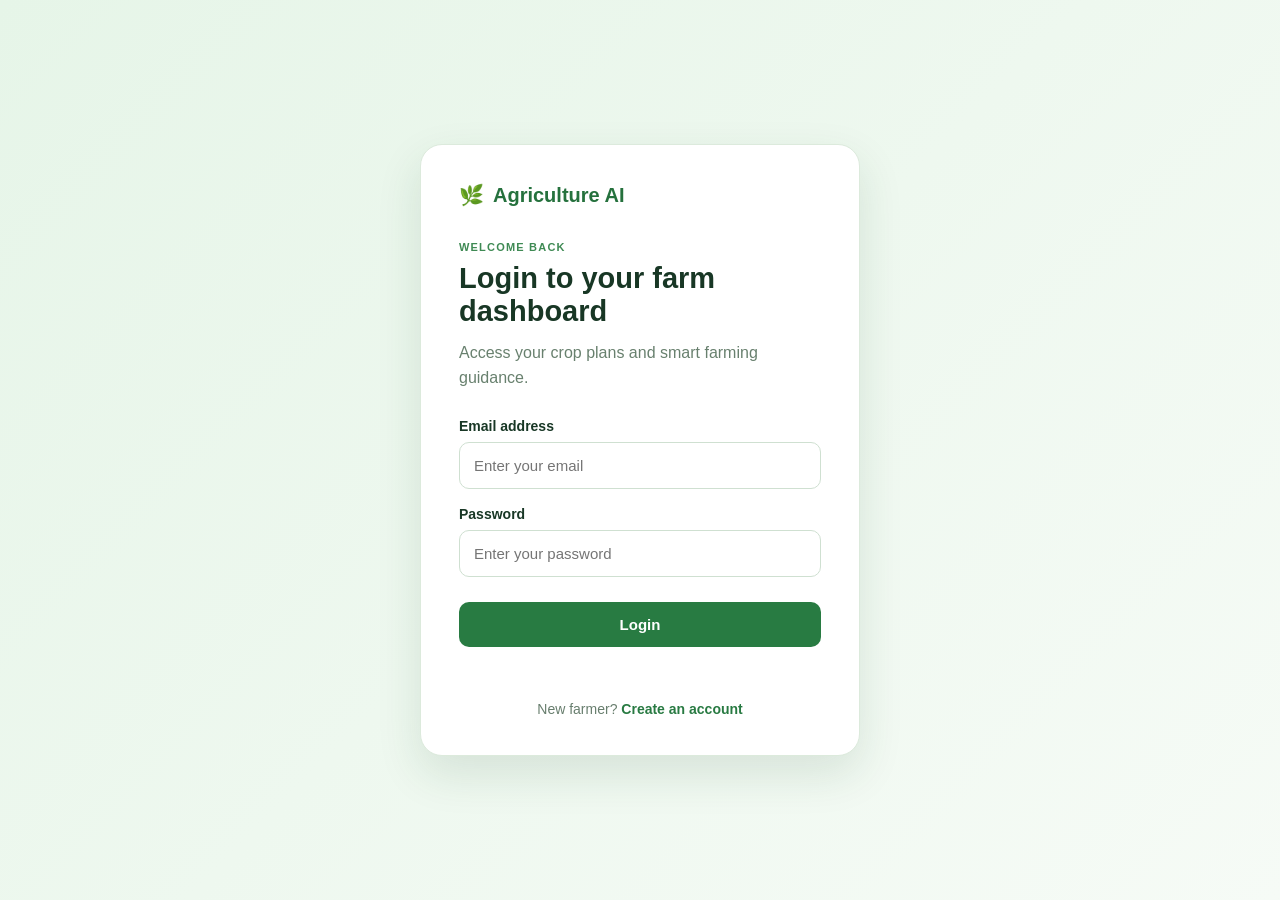
<file: client/login.html>
<!DOCTYPE html>
<html lang="en">
<head>
  <meta charset="UTF-8" />
  <meta name="viewport" content="width=device-width, initial-scale=1.0" />
  <title>Login | Agriculture AI</title>
  <link rel="stylesheet" href="css/auth.css" />
</head>
<body>
  <main class="auth-page">
    <section class="auth-card">
      <div class="brand">🌿 <span>Agriculture AI</span></div>

      <p class="eyebrow">WELCOME BACK</p>
      <h1>Login to your farm dashboard</h1>
      <p class="subtitle">Access your crop plans and smart farming guidance.</p>

      <form id="loginForm">
        <label for="email">Email address</label>
        <input id="email" type="email" placeholder="Enter your email" required />

        <label for="password">Password</label>
        <input id="password" type="password" placeholder="Enter your password" required />

        <button id="loginButton" type="submit">Login</button>
        <p id="formMessage" class="form-message"></p>
      </form>

      <p class="switch-text">
        New farmer? <a href="register.html">Create an account</a>
      </p>
    </section>
  </main>

  <script src="js/auth.js"></script>
  
</body>
</html>
</file>
<file: client/css/auth.css>
* {
  box-sizing: border-box;
  margin: 0;
  padding: 0;
  font-family: Arial, sans-serif;
}

body {
  background: linear-gradient(135deg, #e6f5e8, #f6fbf6);
  color: #183725;
}

.auth-page {
  min-height: 100vh;
  display: grid;
  place-items: center;
  padding: 24px;
}

.auth-card {
  width: min(100%, 440px);
  padding: 38px;
  border: 1px solid #dceadc;
  border-radius: 22px;
  background: white;
  box-shadow: 0 18px 45px rgba(22, 77, 39, 0.12);
}

.brand {
  display: flex;
  align-items: center;
  gap: 9px;
  margin-bottom: 34px;
  color: #25713d;
  font-size: 20px;
  font-weight: 800;
}

.eyebrow {
  color: #3f8a54;
  font-size: 11px;
  font-weight: 800;
  letter-spacing: 1.2px;
  margin-bottom: 9px;
}

h1 {
  font-size: 29px;
  line-height: 1.15;
  margin-bottom: 11px;
}

.subtitle {
  color: #68806e;
  line-height: 1.6;
  margin-bottom: 27px;
}

label {
  display: block;
  margin: 17px 0 8px;
  font-size: 14px;
  font-weight: 700;
}

input {
  width: 100%;
  padding: 14px;
  border: 1px solid #cfe0d1;
  border-radius: 10px;
  color: #183725;
  font-size: 15px;
  outline: none;
}

input:focus {
  border-color: #3f9255;
  box-shadow: 0 0 0 3px #e1f2e4;
}

button {
  width: 100%;
  margin-top: 25px;
  padding: 14px;
  border: 0;
  border-radius: 10px;
  background: #287b42;
  color: white;
  cursor: pointer;
  font-size: 15px;
  font-weight: 800;
}

button:hover {
  background: #1e6534;
}

button:disabled {
  cursor: wait;
  opacity: 0.7;
}

.form-message {
  min-height: 20px;
  margin-top: 12px;
  color: #ba4035;
  font-size: 13px;
}

.switch-text {
  margin-top: 22px;
  color: #687e6e;
  font-size: 14px;
  text-align: center;
}

.switch-text a {
  color: #287a42;
  font-weight: 800;
  text-decoration: none;
}
</file>
